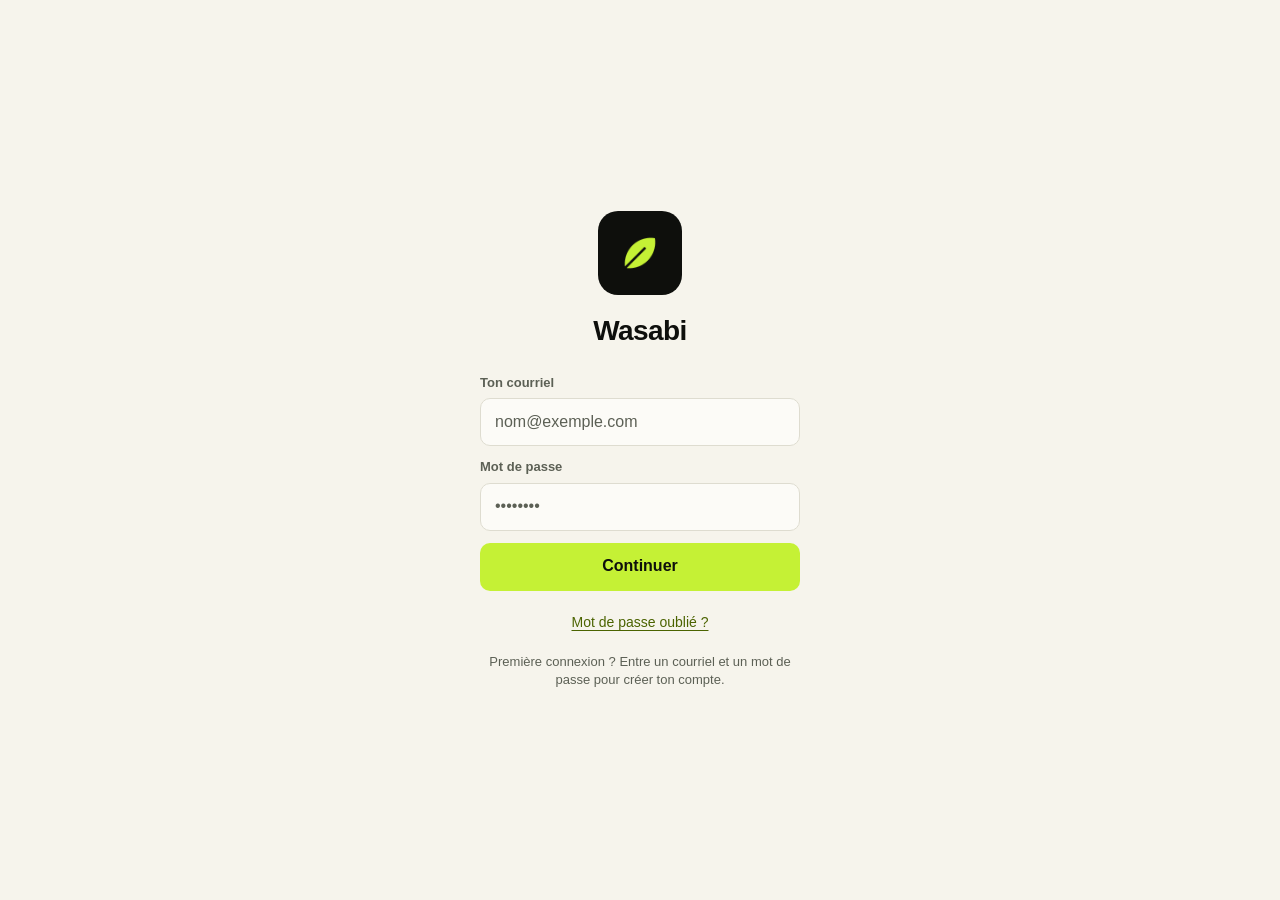
<file: index.html>
<!DOCTYPE html>
<html lang="fr-CA">
<head>
  <meta charset="UTF-8">
  <meta name="viewport" content="width=device-width, initial-scale=1, maximum-scale=1, viewport-fit=cover, interactive-widget=resizes-content">
  <title>Wasabi</title>
  <meta name="description" content="Les courses et les recettes du foyer.">

  <!-- PWA -->
  <link rel="manifest" href="manifest.webmanifest">
  <meta name="theme-color" media="(prefers-color-scheme: light)" content="#F6F4EC">
  <meta name="theme-color" media="(prefers-color-scheme: dark)" content="#0E0F0C">
  <meta name="apple-mobile-web-app-capable" content="yes">
  <meta name="mobile-web-app-capable" content="yes">
  <meta name="apple-mobile-web-app-status-bar-style" content="default">
  <meta name="apple-mobile-web-app-title" content="Wasabi">
  <link rel="apple-touch-icon" href="assets/icon-180.png">
  <link rel="icon" href="assets/icon-192.png" type="image/png">

  <link rel="stylesheet" href="tokens.css">
  <link rel="stylesheet" href="app.css">
</head>
<body>
  <div id="app">
    <div class="loading-screen"><div class="spinner"></div></div>
  </div>

  <script type="module" src="app.js"></script>
  <script>
    if ("serviceWorker" in navigator) {
      window.addEventListener("load", () => {
        navigator.serviceWorker.register("sw.js").catch(() => {});
      });
    }
  </script>
</body>
</html>
</file>
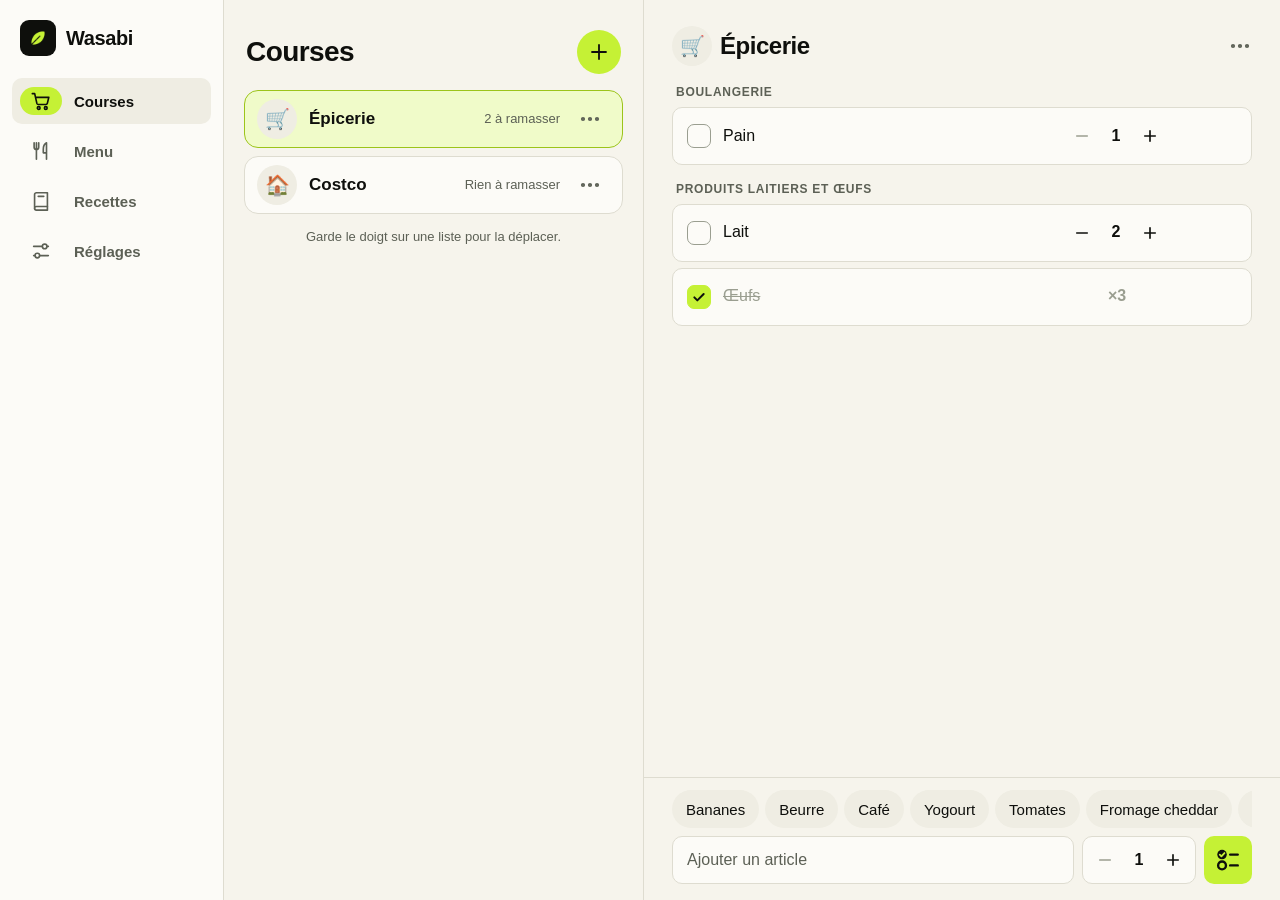
<file: _test.html>
<!DOCTYPE html>
<html lang="fr-CA">
<head>
  <meta charset="UTF-8">
  <meta name="viewport" content="width=device-width, initial-scale=1, maximum-scale=1, viewport-fit=cover">
  <title>Wasabi — banc d'essai</title>
  <link rel="stylesheet" href="tokens.css">
  <link rel="stylesheet" href="app.css">
</head>
<body>
  <div id="app"><div class="loading-screen"><div class="spinner"></div></div></div>
  <!-- La VRAIE app.js sur un faux Supabase en mémoire (voir _dev/fake-supabase.js).
       Jamais publié (.assetsignore). -->
  <script type="module">
    import { fake } from "./_dev/fake-supabase.js";
    globalThis.__WASABI_FAKE_SUPABASE__ = fake;
    await import("./app.js");
  </script>
</body>
</html>
</file>
<file: tokens.css>
/* Jetons de couleur — App recettes et épicerie
   Référence : CHARTE-COULEURS.md
   Les composants utilisent uniquement les jetons de rôle (section « Rôles »). */

:root {
  /* Marque — Wasabi */
  --wasabi-100: #F0FBC9;
  --wasabi-300: #DDF78A;
  --wasabi-500: #C5F135;
  --wasabi-600: #9CC41A;
  --wasabi-800: #4B6300;
  --wasabi-950: #2A3310;

  /* Neutres */
  --noir: #0E0F0C;
  --charbon: #1A1C17;
  --graphite: #2A2D25;
  --gris-600: #5C6055;
  --gris-400: #9A9E90;
  --gris-200: #DEDCD0;
  --off-white: #F6F4EC;
  --papier: #FCFBF7;

  /* Sémantiques */
  --piment: #E5484D;
  --piment-sombre: #FF6B6B;
  --curcuma: #F2B33D;
  --bleuet: #5B8DEF;
  --aubergine: #7A4FC2;

  /* Allées d'épicerie (pastilles seulement) */
  --allee-fruits-legumes: #3FA66A;
  --allee-boulangerie: #D9A35B;
  --allee-laitiers: #7FB6E8;
  --allee-viandes-poissons: #E0606B;
  --allee-garde-manger: #E08A3C;
  --allee-surgeles: #6FD3D6;
  --allee-boissons: #8C7BE8;
  --allee-maison: #9A9E90;

  /* Rôles — mode clair (défaut) */
  --bg: var(--off-white);
  --surface: var(--papier);
  --surface-2: #EFEDE3;
  --border: var(--gris-200);
  --text: var(--noir);
  --text-muted: var(--gris-600);
  --text-disabled: var(--gris-400);
  --accent: var(--wasabi-500);
  --accent-hover: var(--wasabi-300);
  --on-accent: var(--noir);
  --accent-text: var(--wasabi-800);
  --tag-bg: var(--wasabi-100);
  --tag-text: var(--wasabi-800);
  --danger: var(--piment);
  --on-danger: var(--papier);   /* icône sur fond --danger */
  --focus-ring: var(--wasabi-600);
  --tile-shade: rgba(14, 15, 12, 0.7);   /* bas du dégradé sous le nom d'une tuile (charte § 5) */
  --tile-shade-0: rgba(14, 15, 12, 0);
  --scrim: rgba(14, 15, 12, 0.45);   /* voile derrière une feuille (Noir translucide) */

  color-scheme: light dark;
}

/* Rôles — mode sombre (préférence système, sauf si le clair est forcé) */
@media (prefers-color-scheme: dark) {
  :root:not([data-theme="light"]) {
    --bg: var(--noir);
    --surface: var(--charbon);
    --surface-2: var(--graphite);
    --border: var(--graphite);
    --text: var(--off-white);
    --text-muted: var(--gris-400);
    --text-disabled: var(--gris-600);
    --accent-text: var(--wasabi-500);
    --tag-bg: var(--wasabi-950);
    --tag-text: var(--wasabi-500);
    --danger: var(--piment-sombre);
    --on-danger: var(--noir);
    --focus-ring: var(--wasabi-500);
  }
}

/* Rôles — mode sombre forcé */
:root[data-theme="dark"] {
  --bg: var(--noir);
  --surface: var(--charbon);
  --surface-2: var(--graphite);
  --border: var(--graphite);
  --text: var(--off-white);
  --text-muted: var(--gris-400);
  --text-disabled: var(--gris-600);
  --accent-text: var(--wasabi-500);
  --tag-bg: var(--wasabi-950);
  --tag-text: var(--wasabi-500);
  --danger: var(--piment-sombre);
  --on-danger: var(--noir);
  --focus-ring: var(--wasabi-500);
}

body {
  background: var(--bg);
  color: var(--text);
}
</file>
<file: app.css>
/* Wasabi — styles de l'app.
   Couleurs : uniquement les jetons de rôle de tokens.css (CHARTE-COULEURS.md).
   Aucun hex ici. Tout doit fonctionner en mode clair et en mode sombre. */

:root {
  --radius: 14px;
  --radius-sm: 10px;
  --tabbar-h: 50px;
  --col: 560px;   /* fenêtre moyenne : l'interface mobile centrée dans une colonne (large : § ordinateur) */
  --font: -apple-system, BlinkMacSystemFont, "Segoe UI", Roboto, "Helvetica Neue", sans-serif;
}

*, *::before, *::after { box-sizing: border-box; }

html { -webkit-text-size-adjust: 100%; }

/* La page ne défile jamais : seul l'écran du milieu (.screen) défile. Rien ne
   « flotte » quand on tire une liste au bout de sa course. */
html, body { height: 100%; overflow: hidden; overscroll-behavior: none; }

body {
  position: fixed;
  inset: 0;
  margin: 0;
  font-family: var(--font);
  font-size: 16px;
  line-height: 1.4;
  -webkit-font-smoothing: antialiased;
  -webkit-tap-highlight-color: transparent;
  overscroll-behavior-y: none;
}

h1, h2, p, ul { margin: 0; padding: 0; }
ul { list-style: none; }
button { font: inherit; color: inherit; }

/* L'app occupe exactement la fenêtre VISIBLE (voir initViewport dans lib/ui.js) :
   clavier ouvert, tout ce qui est en bas se retrouve posé sur le clavier. */
#app {
  position: fixed;
  left: 0; right: 0;
  top: var(--vv-top, 0px);
  height: var(--vv-h, 100dvh);
  max-width: var(--col);
  margin: 0 auto;
  display: flex;
  flex-direction: column;
}

.ic { width: 24px; height: 24px; flex: none; }

:focus-visible {
  outline: 2px solid var(--focus-ring);
  outline-offset: 2px;
}

/* ------------------------------------------------------------ chargement */
.loading-screen {
  flex: 1;
  display: grid;
  place-items: center;
}
.spinner {
  width: 28px; height: 28px;
  border-radius: 50%;
  border: 3px solid var(--border);
  border-top-color: var(--accent);
  animation: spin 0.8s linear infinite;
}
@keyframes spin { to { transform: rotate(360deg); } }

/* ------------------------------------------------- écrans plein centre */
.center-screen {
  flex: 1;
  min-height: 0;
  overflow-y: auto;
  display: flex;
  flex-direction: column;
  align-items: center;
  justify-content: safe center;
  gap: 10px;
  text-align: center;
  padding:
    calc(24px + env(safe-area-inset-top))
    calc(24px + env(safe-area-inset-right))
    calc(24px + env(safe-area-inset-bottom))
    calc(24px + env(safe-area-inset-left));
}
.center-screen h1 { font-size: 28px; letter-spacing: -0.02em; }
.center-screen > p { color: var(--text-muted); max-width: 320px; }
.center-screen > .btn { max-width: 320px; margin-top: 12px; }
.mark { width: 84px; height: 84px; border-radius: 20px; margin-bottom: 6px; }

.form {
  width: 100%;
  max-width: 320px;
  margin-top: 14px;
  display: flex;
  flex-direction: column;
  gap: 12px;
  text-align: left;
}
.field { display: flex; flex-direction: column; gap: 6px; }
.field.spaced { margin-top: 14px; }

/* ---------------------------------------------------------------- champs */
.label {
  font-size: 13px;
  font-weight: 600;
  color: var(--text-muted);
}
input[type="text"], input[type="email"], input[type="password"] {
  width: 100%;
  min-width: 0;
  min-height: 48px;
  padding: 0 14px;
  font: inherit;
  font-size: 16px;   /* sous 16 px, Safari zoome sur le champ */
  color: var(--text);
  background: var(--surface);
  border: 1px solid var(--border);
  border-radius: var(--radius-sm);
  appearance: none;
}
input::placeholder { color: var(--text-muted); opacity: 1; }
input:focus {
  outline: 2px solid var(--focus-ring);
  outline-offset: 0;
  border-color: transparent;
}
.code-input {
  text-transform: uppercase;
  text-align: center;
  letter-spacing: 0.3em;
  font-weight: 700;
}

/* --------------------------------------------------------------- boutons */
/* Par défaut : contour neutre. Une seule action Wasabi (.btn-primary) par écran. */
.btn {
  min-height: 48px;
  padding: 0 18px;
  display: inline-flex;
  align-items: center;
  justify-content: center;
  gap: 8px;
  font-weight: 600;
  color: var(--text);
  background: transparent;
  border: 1px solid var(--border);
  border-radius: var(--radius-sm);
  cursor: pointer;
  white-space: nowrap;
  touch-action: manipulation;
}
.btn:active { background: var(--surface-2); }
a.btn { text-decoration: none; }
.btn:disabled { color: var(--text-disabled); cursor: default; }
.btn-block { width: 100%; }
.btn-icon { width: 48px; padding: 0; flex: none; }
.btn-primary {
  color: var(--on-accent);
  background: var(--accent);
  border-color: transparent;
}
.btn-primary:active { background: var(--accent-hover); }
.btn-primary:disabled { color: var(--on-accent); opacity: 0.6; }
.btn-danger { color: var(--danger); }

/* ---------------------------------------------------------------- écran */
.screen {
  flex: 1;
  min-height: 0;
  overflow-x: hidden;   /* jamais de défilement de côté */
  overflow-y: auto;
  overscroll-behavior: contain;
  -webkit-overflow-scrolling: touch;
  padding:
    calc(12px + env(safe-area-inset-top))
    calc(16px + env(safe-area-inset-right))
    24px
    calc(16px + env(safe-area-inset-left));
  display: flex;
  flex-direction: column;
  gap: 12px;
}
.screen > * { flex-shrink: 0; }
/* Toujours 1 px à faire défiler : même courte, la liste garde le geste pour
   elle (rebond interne). Sinon iOS fait rebondir la page entière. */
.screen { position: relative; }
.screen::before {
  content: "";
  position: absolute;
  top: 0; left: 0;
  width: 1px;
  height: calc(100% + 1px);
  pointer-events: none;
}
.net-banner:not([hidden]) + .screen { padding-top: 12px; }

.screen-head {
  min-height: 52px;
  padding: 4px 2px 0;
  display: flex;
  align-items: center;
  justify-content: space-between;
  gap: 8px;
}
.screen-head h1 { font-size: 30px; line-height: 1.2; letter-spacing: -0.02em; }
.screen-head .btn-icon { width: 44px; min-height: 44px; }

.card {
  background: var(--surface);
  border: 1px solid var(--border);
  border-radius: var(--radius);
  padding: 14px;
  display: flex;
  flex-direction: column;
  gap: 8px;
}
.inline { display: flex; gap: 8px; align-items: center; }
.inline.top { align-items: flex-start; }
.grow { flex: 1; min-width: 0; }
.center { text-align: center; }
.inline > input, .inline > .code { flex: 1; }
.help { font-size: 13px; color: var(--text-muted); }
.muted { color: var(--text-muted); font-size: 14px; }
.sync { color: var(--text); }

.code {
  min-height: 48px;
  display: grid;
  place-items: center;
  font-size: 22px;
  font-weight: 700;
  letter-spacing: 0.3em;
  color: var(--accent-text);
  background: var(--tag-bg);
  border-radius: var(--radius-sm);
  user-select: all;
}

.nav-card { padding: 0 14px; gap: 0; overflow: hidden; }
.nav-row, .row-btn {
  width: 100%;
  min-height: 52px;
  display: flex;
  align-items: center;
  gap: 10px;
  text-align: left;
  background: none;
  border: 0;
  cursor: pointer;
  touch-action: manipulation;
}
.nav-row { font-weight: 600; }
.nav-row + .nav-row { border-top: 1px solid var(--border); }
.nav-row .ic { width: 18px; height: 18px; color: var(--text-muted); }
.card.rows { padding: 0 14px; gap: 0; }
.rows li + li .row-btn { border-top: 1px solid var(--border); }
.rows { display: flex; flex-direction: column; }
.row {
  min-height: 44px;
  display: flex;
  align-items: center;
  gap: 10px;
  border-top: 1px solid var(--border);
}
.row:first-child { border-top: 0; }
.row-main { flex: 1; min-width: 0; overflow: hidden; text-overflow: ellipsis; }
.dot { width: 10px; height: 10px; border-radius: 50%; flex: none; }

.empty {
  flex: 1;
  min-height: 260px;
  display: flex;
  flex-direction: column;
  align-items: center;
  justify-content: center;
  gap: 14px;
  text-align: center;
  color: var(--text-muted);
  padding: 0 24px;
}
.empty-icon {
  width: 72px; height: 72px;
  display: grid;
  place-items: center;
  border-radius: 50%;
  background: var(--surface-2);
}
.empty-icon .ic { width: 32px; height: 32px; }

/* ------------------------------------------------------------- épicerie */
#ep, #mn { display: flex; flex-direction: column; gap: 12px; flex: 1; }

.icon-btn {
  width: 44px; height: 44px;
  flex: none;
  display: grid;
  place-items: center;
  color: var(--text-muted);
  background: none;
  border: 0;
  border-radius: 50%;
  cursor: pointer;
  touch-action: manipulation;
}
.icon-btn:active { background: var(--surface-2); }

.emoji-pill {
  width: 40px; height: 40px;
  flex: none;
  display: grid;
  place-items: center;
  font-size: 20px;
  line-height: 1;
  border-radius: 50%;
  background: var(--surface-2);
}

/* Écran des listes */
.lists { display: flex; flex-direction: column; gap: 8px; }
.list-row {
  display: flex;
  align-items: center;
  padding-right: 10px;   /* le rond du « … » touché : même marge qu'en haut et en bas */
  background: var(--surface);
  border: 1px solid var(--border);
  border-radius: var(--radius);
}
.list-open.fixed { cursor: default; }
.list-row { user-select: none; -webkit-user-select: none; -webkit-touch-callout: none; }
.dragging {
  position: relative;
  z-index: 3;
  border-color: var(--focus-ring);
  box-shadow: 0 8px 24px var(--scrim);
  transition: none;
}
.list-open {
  flex: 1;
  min-width: 0;
  min-height: 64px;
  padding: 0 8px 0 12px;
  display: flex;
  align-items: center;
  gap: 12px;
  text-align: left;
  background: none;
  border: 0;
  cursor: pointer;
  touch-action: manipulation;
}
.list-name {
  flex: 1;
  min-width: 0;
  font-size: 17px;
  font-weight: 600;
  overflow: hidden;
  text-overflow: ellipsis;
  white-space: nowrap;
}
.list-count { flex: none; font-size: 14px; color: var(--text-muted); }

/* Écran d'une liste */
.list-head {
  display: flex;
  align-items: center;
  gap: 8px;
}
.list-head > .icon-btn:first-child { margin-left: -10px; }
.list-head > .icon-btn:last-child { margin-right: -10px; }
.list-head h1 {
  flex: 1;
  min-width: 0;
  font-size: 24px;
  letter-spacing: -0.02em;
  overflow: hidden;
  text-overflow: ellipsis;
  white-space: nowrap;
}

.items { display: flex; flex-direction: column; gap: 14px; }
.aisle { display: flex; flex-direction: column; gap: 6px; }
.aisle-head {
  padding: 2px 4px 0;
  font-size: 12px;
  font-weight: 700;
  letter-spacing: 0.06em;
  text-transform: uppercase;
  color: var(--text-muted);
}

/* Un article = une poubelle (dessous, à droite) + la ligne (dessus) qui glisse. */
.item {
  position: relative;
  touch-action: pan-y;   /* le glissement horizontal est à nous */
}
.item-del {
  position: absolute;
  top: 0; right: 0; bottom: 0;
  width: 76px;
  display: grid;
  place-items: center;
  color: var(--on-danger);
  background: var(--danger);
  border: 0;
  border-radius: 0 var(--radius-sm) var(--radius-sm) 0;
  cursor: pointer;
  visibility: hidden;
}
.item.open .item-front, .item.swiping .item-front { border-top-right-radius: 0; border-bottom-right-radius: 0; }
.item.open .item-del, .item.swiping .item-del { visibility: visible; }
.item-front {
  position: relative;
  z-index: 1;
  display: flex;
  align-items: center;
  min-height: 56px;
  padding-right: 6px;
  background: var(--surface);
  border: 1px solid var(--border);
  border-radius: var(--radius-sm);
  transition: transform 0.18s ease-out;
}
.item-main {
  flex: 1;
  min-width: 0;
  min-height: 56px;
  margin-right: 12px;   /* sépare bien la zone qui coche du sélecteur de quantité */
  padding: 6px 0 6px 14px;
  display: flex;
  align-items: center;
  gap: 12px;
  text-align: left;
  background: none;
  border: 0;
  cursor: pointer;
  touch-action: pan-y;
  user-select: none;
  -webkit-user-select: none;
  -webkit-touch-callout: none;
}
.case {
  width: 24px; height: 24px;
  flex: none;
  display: grid;
  place-items: center;
  border: 1.5px solid var(--text-disabled);
  border-radius: 7px;
}
.case .ic { width: 16px; height: 16px; stroke-width: 3; }
.item-text { min-width: 0; display: flex; flex-direction: column; }
.item-name { min-width: 0; overflow-wrap: anywhere; }
.item-note { font-size: 13px; line-height: 1.25; color: var(--text-muted); overflow-wrap: anywhere; }
.item.checked .item-note { color: var(--text-disabled); }
.item.checked .case { background: var(--accent); border-color: var(--accent); color: var(--on-accent); }
.item.checked .item-name { color: var(--text-disabled); text-decoration: line-through; }
.item-qte { flex: none; width: 112px; text-align: center; color: var(--text-disabled); font-weight: 600; font-variant-numeric: tabular-nums; }
.item.flash .item-front { animation: flash 1.2s ease-out; }
@keyframes flash {
  0%, 35% { background: var(--tag-bg); border-color: var(--focus-ring); }
}

/* Sélecteur de quantité (− 2 +) : zones tactiles de 44 px */
.pas {
  flex: none;
  display: flex;
  align-items: center;
  background: var(--surface);
  border: 1px solid var(--border);
  border-radius: var(--radius-sm);
}
.pas button {
  width: 44px; height: 44px;
  padding: 0;
  display: grid;
  place-items: center;
  color: var(--text);
  background: none;
  border: 0;
  cursor: pointer;
  touch-action: manipulation;
}
.pas button:active:not(:disabled) { background: var(--surface-2); border-radius: var(--radius-sm); }
.pas button:disabled { color: var(--text-disabled); cursor: default; }
.pas .ic { width: 18px; height: 18px; stroke-width: 2.2; }
.pas output { width: 24px; flex: none; text-align: center; font-weight: 600; font-variant-numeric: tabular-nums; }
.item .pas { border-color: transparent; background: none; }

/* Boîte d'ajout : dans le dock, entre l'écran qui défile et la barre d'onglets.
   Elle ne bouge jamais ; clavier ouvert, elle est posée dessus. */
.dock { flex: none; touch-action: pan-x; }
.dock:empty { display: none; }
.ajout {
  padding: 8px max(12px, env(safe-area-inset-right)) 8px max(12px, env(safe-area-inset-left));
  display: flex;
  flex-direction: column;
  gap: 8px;
  background: var(--bg);
  border-top: 1px solid var(--border);
}
.ligne { display: flex; gap: 8px; align-items: center; }
.ligne input { flex: 1; }
.ligne .pas button { height: 46px; }
/* Bouton des cochés : le crochet est « découpé » dans le rond plein, de la
   couleur du bouton (icône coches, lib/icons.js). */
.ligne .btn-primary { --ic-fond: var(--accent); }
.ligne .btn-primary:active { --ic-fond: var(--accent-hover); }
.ligne .btn-primary .ic { width: 26px; height: 26px; stroke-width: 2.2; }

.puces { display: flex; gap: 6px; overflow-x: auto; scrollbar-width: none; }
.puces::-webkit-scrollbar { display: none; }
.puces:empty, .completions:empty { display: none; }
.puce {
  flex: none;
  min-height: 38px;
  padding: 0 14px;
  font-size: 15px;
  color: var(--text);
  background: var(--surface-2);
  border: 0;
  border-radius: 19px;
  cursor: pointer;
  touch-action: manipulation;
}
.puce:active { color: var(--tag-text); background: var(--tag-bg); }

.completions {
  display: flex;
  flex-direction: column;
  background: var(--surface);
  border: 1px solid var(--border);
  border-radius: var(--radius-sm);
  overflow: hidden;
}
.completion {
  min-height: 46px;
  padding: 0 14px;
  display: flex;
  align-items: center;
  justify-content: space-between;
  gap: 10px;
  text-align: left;
  background: none;
  border: 0;
  border-top: 1px solid var(--border);
  cursor: pointer;
  touch-action: manipulation;
}
.completion:first-child { border-top: 0; }
.completion:active { background: var(--tag-bg); }
/* Clavier ouvert ou champ d'ajout actif : la barre d'onglets se cache. */
body.clavier .tabbar { display: none; }

/* ----------------------------------------------------------------- menu */
/* Un repas = une ligne de Courses ; s'il vient du carnet, sa vignette (à
   droite) ouvre la fiche de la recette. */
.mn-vignette {
  width: 44px; height: 44px;
  flex: none;
  display: grid;
  place-items: center;
  padding: 0;
  overflow: hidden;
  color: var(--text-muted);
  background: var(--surface-2);
  border: 0;
  border-radius: var(--radius-sm);
  cursor: pointer;
  touch-action: manipulation;
}
.mn-vignette img { width: 100%; height: 100%; object-fit: cover; display: block; }
.mn-vignette img:not([src]) { visibility: hidden; }
.mn-vignette .ic { width: 20px; height: 20px; }
.item.checked .mn-vignette { opacity: 0.5; }

/* ------------------------------------------------------------- recettes */
.btn.round { border-radius: 50%; }
.btn-small { min-height: 38px; padding: 0 14px; font-size: 15px; align-self: flex-start; border-radius: 19px; }
.btn-small .ic { width: 16px; height: 16px; }
.btn-small.on { color: var(--on-accent); background: var(--accent); border-color: transparent; }
.btn-small .grow { max-width: 200px; overflow: hidden; text-overflow: ellipsis; white-space: nowrap; }
#rc-filters { display: flex; flex-direction: column; gap: 8px; }
#rc-filters:empty { display: none; }
.puce.on { color: var(--on-accent); background: var(--accent); }

.tiles { display: grid; grid-template-columns: repeat(3, 1fr); gap: 8px; }
.tile {
  position: relative;
  aspect-ratio: 1;
  overflow: hidden;
  border-radius: var(--radius);
  background: var(--surface-2);
}
.tile-main {
  position: absolute;
  inset: 0;
  display: block;
  padding: 0;
  text-align: left;
  color: inherit;
  text-decoration: none;
  background: none;
  border: 0;
  cursor: pointer;
  touch-action: manipulation;
  -webkit-touch-callout: none;
}
.tile-main img { width: 100%; height: 100%; object-fit: cover; display: block; }
.tile-main img:not([src]) { visibility: hidden; }
/* Nom en Off-white sur un dégradé Noir, dans les deux modes (charte § 5). */
.tile-name {
  position: absolute;
  left: 0; right: 0; bottom: 0;
  padding: 22px 7px 7px;
  font-size: 12px;
  font-weight: 600;
  line-height: 1.25;
  color: var(--off-white);
  background: linear-gradient(var(--tile-shade-0), var(--tile-shade));
}
.tile-name > span {
  display: -webkit-box;
  -webkit-line-clamp: 2;
  -webkit-box-orient: vertical;
  overflow: hidden;
  overflow-wrap: anywhere;
}
/* Pastille « À essayer », en haut à gauche, couleurs d'un tag (charte). */
.tile-badge {
  position: absolute;
  top: 6px; left: 6px;
  max-width: calc(100% - 12px);
  padding: 2px 7px;
  border-radius: 999px;
  font-size: 11px;
  font-weight: 600;
  line-height: 1.4;
  white-space: nowrap;
  overflow: hidden;
  text-overflow: ellipsis;
  color: var(--tag-text);
  background: var(--tag-bg);
  pointer-events: none;
}
.tile-fallback { display: none; }
/* Tuile sans photo : fond surface-2, nom du site ou initiale en text-muted. */
.tile.sans-image .tile-fallback {
  position: absolute;
  inset: 0 0 30px;
  display: grid;
  place-items: center;
  padding: 0 8px;
  font-size: 13px;
  font-weight: 600;
  text-align: center;
  overflow-wrap: anywhere;
  color: var(--text-muted);
}
.tile.sans-image .tile-name { color: var(--text); background: none; }

.cover { border-radius: var(--radius); overflow: hidden; background: var(--surface-2); aspect-ratio: 16 / 10; }
.cover img { width: 100%; height: 100%; object-fit: cover; display: block; }
.cover.small { width: 96px; aspect-ratio: 1; flex: none; border-radius: var(--radius-sm); }
.cover.sans-image { display: none; }
.cover-edit { display: flex; flex-wrap: wrap; align-items: center; gap: 12px; }
.stack { display: flex; flex-direction: column; align-items: flex-start; gap: 6px; }
/* Lien texte (charte : texte vert = --accent-text) */
.link-btn {
  min-height: 32px;
  padding: 0;
  font-size: 14px;
  color: var(--accent-text);
  text-decoration: underline;
  text-underline-offset: 3px;
  background: none;
  border: 0;
  cursor: pointer;
  touch-action: manipulation;
}
.link-btn.left { text-align: left; align-self: flex-start; }
/* Même hauteur que « Je l'ai essayée » : la fiche ne bouge pas quand on passe de l'un à l'autre. */
.link-btn.essai { display: block; width: 100%; min-height: 48px; text-align: center; }
.form > .link-btn { align-self: center; min-height: 40px; }
.inline.wrap { flex-wrap: wrap; }
.prose { white-space: pre-line; overflow-wrap: anywhere; }
.link-text { color: var(--accent-text); }

/* Ingrédients d'une fiche : une ligne par ingrédient, filets entre les lignes. */
.ingredients { list-style: none; margin: 0 0 4px; padding: 0; overflow-wrap: anywhere; }
.ingredients li { padding: 7px 0; line-height: 1.35; }
.ingredients li + li { border-top: 1px solid var(--border); }
.ingredients li.intertitre { padding-top: 14px; font-weight: 700; color: var(--text-muted); }

/* Feuille « Ajouter à l'épicerie » : mêmes cases que les articles d'une liste. */
.ing-rows { padding: 0 14px; background: var(--surface); border: 1px solid var(--border); border-radius: var(--radius); }
.ing-row {
  width: 100%;
  min-height: 56px;
  padding: 8px 0;
  display: flex;
  align-items: center;
  gap: 12px;
  text-align: left;
  color: var(--text);
  background: none;
  border: 0;
  cursor: pointer;
  touch-action: manipulation;
}
.ing-rows > * + * { border-top: 1px solid var(--border); }
.ing-row .item-name { font-weight: 600; }
.ing-row[aria-pressed="true"] .case { background: var(--accent); border-color: var(--accent); color: var(--on-accent); }
.ing-row:disabled { cursor: default; }
.ing-row:disabled .item-name { color: var(--text-disabled); }
.ing-titre { padding: 14px 0 6px; font-size: 13px; font-weight: 700; color: var(--text-muted); }

.pills { display: flex; flex-wrap: wrap; gap: 6px; }
.pill {
  min-height: 36px;
  padding: 0 14px;
  display: inline-flex;
  align-items: center;
  font-size: 15px;
  color: var(--text);
  background: var(--surface-2);
  border: 0;
  border-radius: 18px;
  cursor: pointer;
  touch-action: manipulation;
}
.pill.on { color: var(--on-accent); background: var(--accent); }
.pill.static { min-height: 30px; font-size: 14px; cursor: default; }
.pill.tag { color: var(--tag-text); background: var(--tag-bg); }

.file-strip { display: flex; gap: 8px; overflow-x: auto; scrollbar-width: none; padding-bottom: 2px; }
.file-strip::-webkit-scrollbar { display: none; }
.file-strip:empty { display: none; }
.file-thumb {
  position: relative;
  width: 96px; height: 128px;
  flex: none;
  padding: 0;
  overflow: hidden;
  display: grid;
  place-items: center;
  align-content: center;
  gap: 4px;
  font-size: 12px;
  font-weight: 700;
  color: var(--text-muted);
  background: var(--surface-2);
  border: 1px solid var(--border);
  border-radius: var(--radius-sm);
}
button.file-thumb { cursor: pointer; }
.file-thumb img { position: absolute; inset: 0; width: 100%; height: 100%; object-fit: cover; }
.thumb-x {
  position: absolute;
  top: 0; right: 0;
  width: 36px; height: 36px;
  display: grid;
  place-items: center;
  color: var(--off-white);
  background: none;
  border: 0;
  cursor: pointer;
}
.thumb-x .ic { width: 24px; height: 24px; padding: 4px; border-radius: 50%; background: var(--tile-shade); }

.select-wrap { position: relative; }
.select-wrap select { padding-right: 44px; }
.select-wrap .ic { position: absolute; right: 12px; top: 50%; transform: translateY(-50%); width: 20px; height: 20px; color: var(--text-muted); pointer-events: none; }
.form-page { display: flex; flex-direction: column; gap: 16px; }
#rf { display: flex; flex-direction: column; gap: 14px; }
#rf-tags, #rf-files { display: flex; flex-direction: column; gap: 8px; }
textarea, select, input[type="url"] {
  width: 100%;
  min-width: 0;
  padding: 12px 14px;
  font: inherit;
  font-size: 16px;
  color: var(--text);
  background: var(--surface);
  border: 1px solid var(--border);
  border-radius: var(--radius-sm);
  appearance: none;
}
input[type="url"] { min-height: 48px; padding: 0 14px; }
select { min-height: 48px; padding: 0 14px; }
textarea { resize: vertical; line-height: 1.4; }
textarea::placeholder { color: var(--text-muted); opacity: 1; }
textarea:focus, select:focus { outline: 2px solid var(--focus-ring); outline-offset: 0; border-color: transparent; }

/* Visionneuse : toujours sur fond Noir, dans les deux modes. */
.viewer {
  position: fixed;
  left: 0; right: 0;
  top: var(--vv-top, 0px);
  height: var(--vv-h, 100dvh);
  z-index: 60;
  display: flex;
  flex-direction: column;
  color: var(--off-white);
  background: var(--noir);
  touch-action: none;
}
.viewer[hidden] { display: none; }
.viewer-bar {
  flex: none;
  display: flex;
  align-items: center;
  justify-content: space-between;
  padding: calc(4px + env(safe-area-inset-top)) 6px 4px;
  font-size: 14px;
}
.viewer-bar .icon-btn { color: var(--off-white); }
.viewer-bar .icon-btn:disabled { color: var(--gris-600); }
.viewer-nav { display: flex; min-width: 44px; justify-content: flex-end; }
.viewer-stage {
  flex: 1;
  min-height: 0;
  position: relative;
  overflow: hidden;
  display: grid;
  place-items: center;
  padding-bottom: env(safe-area-inset-bottom);
}
.viewer-img { max-width: 100%; max-height: 100%; transform-origin: center; user-select: none; -webkit-user-select: none; -webkit-touch-callout: none; }
.viewer-open { position: absolute; left: 16px; right: 16px; bottom: calc(16px + env(safe-area-inset-bottom)); color: var(--noir); background: var(--off-white); border-color: transparent; }
.viewer-open[hidden] { display: none; }
.viewer-msg { padding: 0 32px; text-align: center; color: var(--gris-400); }

/* -------------------------------------------------------------- feuilles */
.scrim {
  position: fixed;
  left: 0; right: 0;
  top: var(--vv-top, 0px);
  height: var(--vv-h, 100dvh);
  z-index: 40;
  display: flex;
  align-items: flex-end;
  justify-content: center;
  background: var(--scrim);
  opacity: 0;
  pointer-events: none;
  transition: opacity 0.2s;
}
.scrim.open { opacity: 1; pointer-events: auto; }
.sheet {
  width: 100%;
  max-width: var(--col);
  max-height: 92%;
  overflow-y: auto;
  padding: 8px 16px calc(20px + env(safe-area-inset-bottom));
  display: flex;
  flex-direction: column;
  gap: 8px;
  background: var(--bg);
  border-radius: 22px 22px 0 0;
  transform: translateY(100%);
  transition: transform 0.25s ease;
}
.scrim.open .sheet { transform: translateY(0); }
/* Plus haute que l'écran, la feuille défile : rien ne doit s'y écraser (le titre, en overflow: hidden, le ferait). */
.sheet > * { flex-shrink: 0; }
.grab { width: 40px; height: 4px; flex: none; margin: 6px auto 8px; border-radius: 4px; background: var(--border); }
.sheet h2 { font-size: 19px; padding: 0 2px 6px; overflow: hidden; text-overflow: ellipsis; white-space: nowrap; }
.form-sheet { display: flex; flex-direction: column; gap: 14px; margin-bottom: 6px; }

.menu-item {
  min-height: 52px;
  padding: 0 14px;
  display: flex;
  align-items: center;
  gap: 12px;
  text-align: left;
  font-weight: 600;
  background: var(--surface);
  border: 1px solid var(--border);
  border-radius: var(--radius-sm);
  cursor: pointer;
  touch-action: manipulation;
}
.menu-item:active { background: var(--surface-2); }
.menu-item .ic { width: 20px; height: 20px; color: var(--text-muted); }
.menu-item.danger, .menu-item.danger .ic { color: var(--danger); }
.menu-item[aria-pressed="true"] { border-color: var(--focus-ring); background: var(--tag-bg); }
.menu-item .grow + .ic { color: var(--accent-text); }
.aisle-choices { display: flex; flex-direction: column; gap: 6px; }
.menu-item .emoji-pill { width: 32px; height: 32px; font-size: 18px; margin-left: -6px; }
.btn-danger .ic { width: 20px; height: 20px; }

.emoji-input {
  width: 64px !important;
  padding: 0 !important;
  font-size: 26px !important;
  text-align: center;
}

/* ----------------------------------------------------- bandeau de réseau */
.net-banner {
  flex: none;
  display: flex;
  align-items: center;
  justify-content: center;
  gap: 8px;
  padding: calc(6px + env(safe-area-inset-top)) 16px 6px;
  font-size: 13px;
  color: var(--text-muted);
  background: var(--surface-2);
  border-bottom: 1px solid var(--border);
}
.net-banner[hidden] { display: none; }
.net-banner .ic { width: 16px; height: 16px; }

/* ------------------------------------------------------- barre d'onglets */
.tabbar {
  flex: none;
  display: flex;
  justify-content: center;
  touch-action: none;
  /* Sur iPhone, la zone sûre du bas (34 px) est généreuse : on en reprend une
     partie pour que la barre soit moins haute. */
  padding:
    0 env(safe-area-inset-right)
    max(0px, env(safe-area-inset-bottom) - 14px)
    env(safe-area-inset-left);
  background: var(--surface);
  border-top: 1px solid var(--border);
}
.tab {
  flex: 1;
  max-width: calc(var(--col) / 4);
  height: var(--tabbar-h);
  position: relative;
  display: flex;
  flex-direction: column;
  align-items: center;
  justify-content: center;
  gap: 2px;
  font-size: 11px;
  font-weight: 600;
  color: var(--text-muted);
  background: none;
  border: 0;
  cursor: pointer;
  touch-action: manipulation;
}
.tab .ic {
  width: 52px; height: 26px;
  padding: 2px 15px;
  border-radius: 13px;
}
.tab[aria-current="page"] { color: var(--text); }
.tab[aria-current="page"] .ic { color: var(--on-accent); background: var(--accent); }

/* ---------------------------------------------------------------- toasts */
/* Charte : fond Noir en clair, surface-2 en sombre ; texte Off-white ;
   liseré gauche selon le type. */
.toast {
  --toast-bg: var(--noir);
  position: fixed;
  left: 50%;
  top: calc(var(--vv-top, 0px) + env(safe-area-inset-top) + 10px);
  z-index: 50;
  max-width: min(92vw, 420px);
  padding: 12px 16px;
  font-size: 15px;
  color: var(--off-white);
  background: var(--toast-bg);
  border-left: 4px solid var(--accent);
  border-radius: var(--radius-sm);
  opacity: 0;
  transform: translate(-50%, -12px);
  transition: opacity 0.2s, transform 0.2s;
  pointer-events: none;
}
.toast.show { opacity: 1; transform: translate(-50%, 0); }
.toast[data-type="alerte"] { border-left-color: var(--curcuma); }
.toast[data-type="erreur"] { border-left-color: var(--danger); }
@media (prefers-color-scheme: dark) {
  :root:not([data-theme="light"]) .toast { --toast-bg: var(--surface-2); }
}
:root[data-theme="dark"] .toast { --toast-bg: var(--surface-2); }

@media (prefers-reduced-motion: reduce) {
  .toast, .scrim, .sheet { transition: none; }
  .item.flash .item-front { animation: none; }
  .item-front { transition: none; }
  .spinner { animation-duration: 2s; }
}

/* ----------------------------------------------------------- navigation */
/* Passage d'un écran à l'autre (naviguer() dans lib/ui.js), comme sur iOS :
   en entrant, le nouvel écran arrive de la droite et l'ancien recule un peu ;
   en revenant, l'écran quitté repart vers la droite. Seuls l'écran et le
   bandeau d'ajout glissent : la barre d'onglets ne bouge pas. */
#screen { view-transition-name: ecran; background: var(--bg); }   /* opaque : l'écran qui arrive cache l'autre */
#dock { view-transition-name: dock; }
::view-transition-old(root), ::view-transition-new(root) { animation: none; }
::view-transition-group(ecran), ::view-transition-group(dock) { animation-duration: 0.34s; }
::view-transition-old(ecran), ::view-transition-new(ecran),
::view-transition-old(dock), ::view-transition-new(dock) {
  animation-duration: 0.34s;
  animation-timing-function: cubic-bezier(0.2, 0.8, 0.2, 1);
  animation-fill-mode: both;
}
:root[data-nav="avant"]::view-transition-new(ecran),
:root[data-nav="avant"]::view-transition-new(dock) { animation-name: nav-de-droite; }
:root[data-nav="avant"]::view-transition-old(ecran),
:root[data-nav="avant"]::view-transition-old(dock) { animation-name: nav-vers-gauche; }
:root[data-nav="arriere"]::view-transition-old(ecran),
:root[data-nav="arriere"]::view-transition-old(dock) { animation-name: nav-vers-droite; z-index: 1; }
:root[data-nav="arriere"]::view-transition-new(ecran),
:root[data-nav="arriere"]::view-transition-new(dock) { animation-name: nav-de-gauche; }
@keyframes nav-de-droite { from { transform: translateX(100%); } }
@keyframes nav-vers-droite { to { transform: translateX(100%); } }
@keyframes nav-vers-gauche { to { transform: translateX(-30%); opacity: 0; } }
@keyframes nav-de-gauche { from { transform: translateX(-30%); opacity: 0; } }
/* Sans View Transitions (vieil iOS) : le nouvel écran glisse seul. */
.screen.nav-avant { animation: nav-de-droite-court 0.28s cubic-bezier(0.2, 0.8, 0.2, 1); }
.screen.nav-arriere { animation: nav-de-gauche-court 0.28s cubic-bezier(0.2, 0.8, 0.2, 1); }
@keyframes nav-de-droite-court { from { transform: translateX(24%); opacity: 0; } }
@keyframes nav-de-gauche-court { from { transform: translateX(-24%); opacity: 0; } }

/* ---------------------------------------------------------------- fiche */
/* Fiche d'une recette : deux blocs (photo, actions et ingrédients ; étapes et
   notes). L'un sous l'autre au téléphone ; côte à côte dès que la fiche a
   760 px devant elle (écran de l'ordinateur, mais pas le volet étroit du Menu). */
.fiche, .fiche-colonnes, .fiche-cote, .fiche-corps { min-width: 0; display: flex; flex-direction: column; gap: 12px; }
.fiche { container-type: inline-size; }
@container (min-width: 760px) {
  .fiche-colonnes:has(> .fiche-corps) {
    display: grid;
    grid-template-columns: minmax(300px, 2fr) 3fr;
    gap: 28px;
    align-items: start;
  }
  .fiche-colonnes:not(:has(> .fiche-corps)) { max-width: 560px; }
}

/* -------------------------------------------------------------- cuisine */
/* Mode Cuisine (lib/cuisine.js) : par-dessus toute l'app, texte en grand.
   Ingrédients et étapes en deux onglets ; côte à côte à partir de 800 px. */
.cuisine {
  --cu-taille: 1;
  position: fixed;
  left: 0; right: 0;
  top: var(--vv-top, 0px);
  height: var(--vv-h, 100dvh);
  z-index: 55;
  display: flex;
  flex-direction: column;
  color: var(--text);
  background: var(--bg);
}
.cuisine[hidden] { display: none; }
.cu-bar {
  flex: none;
  display: flex;
  align-items: center;
  gap: 4px;
  padding: calc(6px + env(safe-area-inset-top)) max(8px, env(safe-area-inset-right)) 6px max(8px, env(safe-area-inset-left));
  border-bottom: 1px solid var(--border);
}
.cu-bar h1 {
  flex: 1;
  min-width: 0;
  font-size: 18px;
  letter-spacing: -0.01em;
  overflow: hidden;
  text-overflow: ellipsis;
  white-space: nowrap;
}
.cu-aa { display: inline-flex; align-items: center; justify-content: center; gap: 1px; font-size: 18px; font-weight: 700; color: var(--text); }
.cu-aa small { font-size: 15px; }
.cu-aa:disabled { color: var(--text-disabled); cursor: default; }
/* Pastille « écran gardé allumé » : aux couleurs d'un tag quand le verrou est tenu. */
.cu-eveil {
  flex: none;
  height: 30px;
  margin: 0 4px;
  padding: 0 6px;
  display: inline-flex;
  align-items: center;
  gap: 6px;
  font-size: 13px;
  font-weight: 600;
  white-space: nowrap;
  color: var(--text-disabled);
  background: var(--surface-2);
  border-radius: 15px;
}
.cu-eveil.actif { color: var(--tag-text); background: var(--tag-bg); }
.cu-eveil .ic { width: 18px; height: 18px; }
.cu-eveil span { display: none; }

.cu-onglets {
  flex: none;
  display: flex;
  gap: 4px;
  margin: 10px max(16px, env(safe-area-inset-right)) 0 max(16px, env(safe-area-inset-left));
  padding: 4px;
  background: var(--surface-2);
  border-radius: 12px;
}
.cu-onglets button {
  flex: 1;
  min-height: 40px;
  font-size: 15px;
  font-weight: 600;
  color: var(--text-muted);
  background: none;
  border: 1px solid transparent;
  border-radius: 9px;
  cursor: pointer;
  touch-action: manipulation;
}
.cu-onglets button[aria-selected="true"] { color: var(--text); background: var(--surface); border-color: var(--border); }

.cu-corps { flex: 1; min-height: 0; display: grid; grid-template-columns: minmax(0, 1fr); }
.cu-volet {
  min-height: 0;
  overflow-y: auto;
  overscroll-behavior: contain;
  -webkit-overflow-scrolling: touch;
  padding: 14px max(16px, env(safe-area-inset-right)) calc(32px + env(safe-area-inset-bottom)) max(16px, env(safe-area-inset-left));
  font-size: calc(19px * var(--cu-taille));
  line-height: 1.45;
}
.cu-volet > .label:first-child { display: none; }   /* l'onglet le dit déjà */
.cu-volet > .label { margin: 1.8em 0 6px; }
.cu-liste { list-style: none; margin: 0; padding: 0; }
.cu-titre { padding: 1.1em 2px 0.35em; font-size: 0.8em; font-weight: 700; color: var(--text-muted); }
.cu-titre:first-child { padding-top: 0.2em; }
.cu-ing, .cu-etape {
  width: 100%;
  display: flex;
  align-items: flex-start;
  gap: 0.7em;
  text-align: left;
  font: inherit;
  color: inherit;
  overflow-wrap: anywhere;
  background: none;
  border: 0;
  cursor: pointer;
  touch-action: manipulation;
}
.cu-ing { padding: 0.5em 2px; }
.cu-liste li + li .cu-ing { border-top: 1px solid var(--border); }
.cu-ing .case { margin-top: 0.12em; }
.cu-ing[aria-pressed="true"] { color: var(--text-disabled); text-decoration: line-through; }
.cu-ing[aria-pressed="true"] .case { background: var(--accent); border-color: var(--accent); color: var(--on-accent); }
/* Étape en cours : sur une carte, son numéro en Wasabi ; les précédentes s'estompent. */
.cu-etape { padding: 0.6em 0.65em; border: 1px solid transparent; border-radius: var(--radius); }
.cu-no {
  width: 1.75em; height: 1.75em;
  flex: none;
  display: grid;
  place-items: center;
  font-size: 0.85em;
  font-weight: 700;
  font-variant-numeric: tabular-nums;
  color: var(--text-muted);
  background: var(--surface-2);
  border-radius: 50%;
}
.cu-etape[aria-current="step"] { background: var(--surface); border-color: var(--border); }
.cu-etape[aria-current="step"] .cu-no { color: var(--on-accent); background: var(--accent); }
.cu-etape.faite { color: var(--text-disabled); }
.cu-etape.faite .cu-no { color: var(--text-disabled); }
.cu-vide { color: var(--text-muted); }
.cu-volet .btn { margin-top: 14px; font-size: 16px; text-decoration: none; }

@media (max-width: 799px) {
  .cuisine[data-volet="ingredients"] #cu-etapes,
  .cuisine[data-volet="etapes"] #cu-ingredients { display: none; }
}
@media (min-width: 800px) {
  .cu-onglets { display: none; }
  .cu-bar { padding-left: 16px; padding-right: 16px; gap: 6px; }
  .cu-bar h1 { font-size: 20px; }
  .cu-eveil { padding: 0 12px 0 9px; }
  .cu-eveil span { display: inline; }
  .cu-corps { grid-template-columns: minmax(280px, 2fr) 3fr; }
  #cu-ingredients { border-right: 1px solid var(--border); }
  .cu-volet { padding: 22px 32px 40px; }
  .cu-volet > .label:first-child { display: block; margin: 0 0 10px; }
  #cu-etapes > * { max-width: 46em; }
}

/* --------------------------------------------------------------- souris */
/* Survol : seulement là où il y a une vraie souris (jamais au doigt, où un
   survol resterait collé après le toucher). */
.item-outils { display: none; }
@media (hover: hover) and (pointer: fine) {
  .btn:hover:not(:disabled):not(.btn-primary):not(.on):not(.viewer-open), .icon-btn:hover:not(:disabled),
  .menu-item:hover, .nav-row:hover, .completion:hover, .pas button:hover:not(:disabled),
  .cu-onglets button:hover:not([aria-selected="true"]) { background: var(--surface-2); }
  .btn-primary:hover:not(:disabled) { background: var(--accent-hover); }
  .viewer-bar .icon-btn:hover:not(:disabled) { background: var(--graphite); }   /* visionneuse : toujours sur fond Noir */
  .puce:hover:not(.on), .pill:hover:not(.on):not(.static) { color: var(--tag-text); background: var(--tag-bg); }
  .nav-row:hover { margin: 0 -14px; padding: 0 14px; width: calc(100% + 28px); }
  .list-row:hover, .item-front:hover, .cu-etape:hover:not([aria-current]) { border-color: var(--text-disabled); }
  .tile-main:hover img { opacity: 0.88; }
  .tile.sans-image:hover { outline: 1px solid var(--text-disabled); outline-offset: -1px; }
  .tab:hover { color: var(--text); }
  .link-btn:hover { text-decoration-thickness: 2px; }
  /* « … » et poubelle d'un article : la place est toujours réservée (rien ne
     bouge), ils paraissent au survol ou au clavier. */
  .item-outils { display: flex; opacity: 0; }
  .item-outils .icon-btn { width: 36px; height: 36px; }
  .item-outils .ic { width: 20px; height: 20px; }
  .item-front:hover .item-outils, .item-outils:focus-within { opacity: 1; }
}

/* ----------------------------------------------------------- ordinateur */
/* Fenêtre large (même seuil que estLarge() dans lib/ui.js) : barre latérale
   à gauche au lieu de la barre d'onglets, contenu sur toute la largeur,
   Courses et Menu en deux volets qui défilent chacun pour soi, feuilles en
   fenêtres centrées. Le téléphone n'est pas touché par ce bloc. */
.rail-marque { display: none; }
.list-row[aria-current="true"] { border-color: var(--focus-ring); background: var(--tag-bg); }
.item.actif .item-front { border-color: var(--focus-ring); }

@media (min-width: 900px) {
  :root { --rail: 224px; --marge: 28px; --volet-g: 420px; }   /* volet de gauche : le même pour Courses et Menu */

  #app {
    max-width: none;
    display: grid;
    grid-template-columns: var(--rail) minmax(0, 1fr);
    grid-template-rows: auto minmax(0, 1fr) auto;
  }
  .center-screen, .loading-screen { grid-column: 1 / -1; grid-row: 1 / -1; }
  .net-banner { grid-column: 2; grid-row: 1; }
  .screen { grid-column: 2; grid-row: 2; padding: 24px var(--marge) 32px; gap: 14px; }
  .screen::before { display: none; }   /* le rebond d'iOS n'existe pas ici : pas de défilement forcé */
  .dock { grid-column: 2; grid-row: 3; }
  .screen, .volet, .sheet, .cu-volet { scrollbar-width: thin; scrollbar-color: var(--border) transparent; }

  /* Barre latérale */
  .tabbar {
    grid-column: 1; grid-row: 1 / -1;
    flex-direction: column;
    justify-content: flex-start;
    gap: 4px;
    padding: 20px 12px;
    border-top: 0;
    border-right: 1px solid var(--border);
  }
  body.clavier .tabbar { display: flex; }
  .rail-marque {
    display: flex;
    align-items: center;
    gap: 10px;
    padding: 0 8px 18px;
    font-size: 20px;
    font-weight: 700;
    letter-spacing: -0.02em;
  }
  .rail-marque img { width: 36px; height: 36px; border-radius: 9px; }
  .tab {
    flex: none;
    width: 100%;
    max-width: none;
    height: 46px;
    flex-direction: row;
    justify-content: flex-start;
    gap: 12px;
    padding: 0 8px;
    font-size: 15px;
    border-radius: var(--radius-sm);
  }
  .tab .ic { width: 42px; height: 28px; padding: 3px 10px; border-radius: 14px; }
  .tab[aria-current="page"] { background: var(--surface-2); }

  /* Largeur du contenu, selon l'écran */
  .screen > * { max-width: 760px; }
  .screen[data-ecran="recettes"] > * { max-width: 1320px; }
  .screen[data-ecran="recettes"] > #rf { max-width: 760px; }
  .screen[data-ecran="recettes"] > .fiche { max-width: 1120px; }
  .screen > .volets { max-width: none; }
  .screen-head h1 { font-size: 28px; }
  .fiche > .list-head h1 { font-size: 28px; white-space: normal; }

  /* Deux volets (Courses, Menu) : l'écran ne défile plus, chaque volet oui. */
  .screen:has(> .volets) { padding: 0; overflow: hidden; }
  #ep.volets, #mn.volets {
    flex: 1 1 0;
    min-height: 0;
    display: grid;
    gap: 0;
    grid-template-columns: var(--volet-g) minmax(0, 1fr);
  }
  .volet {
    min-height: 0;
    overflow-y: auto;
    overscroll-behavior: contain;
    padding: 24px var(--marge) 32px;
    display: flex;
    flex-direction: column;
    gap: 14px;
  }
  .volet > * { flex-shrink: 0; }
  .colonne { min-width: 0; min-height: 0; display: flex; flex-direction: column; }
  .colonne > .volet { flex: 1 1 0; }
  .volets > :first-child { border-right: 1px solid var(--border); }
  .volet-g { padding-left: 20px; padding-right: 20px; }
  .volet-d > * { max-width: 760px; }
  #mn-fiche > * { max-width: 900px; }
  .volets [data-ep="back"] { display: none; }   /* les listes sont déjà là, à gauche */
  .volets .list-head > .emoji-pill { margin-left: 0; }
  .volet-g .list-open { min-height: 56px; }
  .volet-g .list-count { font-size: 13px; }

  /* Boîte d'ajout : au pied du volet qu'elle alimente (la liste ouverte, à
     droite, pour Courses ; le menu, à gauche, pour Menu). */
  .ajout { padding: 12px var(--marge) 16px; }
  #ep-dock .ajout > * { max-width: 760px; }
  #mn-dock .ajout { padding-left: 20px; padding-right: 20px; }

  /* Recettes */
  .tiles { grid-template-columns: repeat(auto-fill, minmax(190px, 1fr)); gap: 16px; }
  .tile-name { padding: 30px 12px 11px; font-size: 14px; }
  .tile.sans-image .tile-fallback { inset: 0 0 44px; font-size: 15px; }
  #rc-q { max-width: 440px; }
  #rc-filters { flex-direction: row; align-items: center; flex-wrap: wrap; }
  #rc-filters .puces { flex-wrap: wrap; overflow: visible; }

  /* Feuilles : des fenêtres centrées */
  .scrim { align-items: center; padding: 24px; }
  .sheet {
    max-width: 480px;
    max-height: 100%;
    padding: 20px;
    border-radius: 20px;
    box-shadow: 0 24px 64px var(--scrim);
    opacity: 0;
    transform: translateY(12px);
    transition: transform 0.2s ease, opacity 0.2s;
  }
  .scrim.open .sheet { opacity: 1; transform: none; }
  .grab { display: none; }

  /* D'un écran à l'autre : un fondu court (le glissement d'iOS n'a pas sa place
     sur un grand écran, encore moins d'un volet à l'autre). */
  ::view-transition-group(ecran), ::view-transition-group(dock),
  ::view-transition-old(ecran), ::view-transition-new(ecran),
  ::view-transition-old(dock), ::view-transition-new(dock) { animation-duration: 0.14s; animation-timing-function: ease; }
  :root[data-nav]::view-transition-new(ecran), :root[data-nav]::view-transition-new(dock) { animation-name: nav-fondu-entre; }
  :root[data-nav]::view-transition-old(ecran), :root[data-nav]::view-transition-old(dock) { animation-name: nav-fondu-sort; }
  .screen.nav-avant, .screen.nav-arriere { animation: nav-fondu-entre 0.14s ease; }
}
/* Fenêtre large mais pas très large : la barre latérale se resserre (icône
   au-dessus du nom, comme la barre d'onglets du téléphone) pour laisser au
   volet de droite la place d'une ligne d'article complète. */
@media (min-width: 900px) and (max-width: 1099px) {
  :root { --rail: 80px; }
  .tabbar { padding: 16px 8px; }
  .rail-marque { justify-content: center; padding: 0 0 14px; }
  .rail-marque span { display: none; }
  .tab { height: 54px; flex-direction: column; justify-content: center; gap: 3px; padding: 0; font-size: 11px; }
  .tab .ic { width: 52px; height: 26px; padding: 2px 15px; border-radius: 13px; }
  .tab[aria-current="page"] { background: none; }
}
@keyframes nav-fondu-entre { from { opacity: 0; } }
@keyframes nav-fondu-sort { to { opacity: 0; } }
</file>
